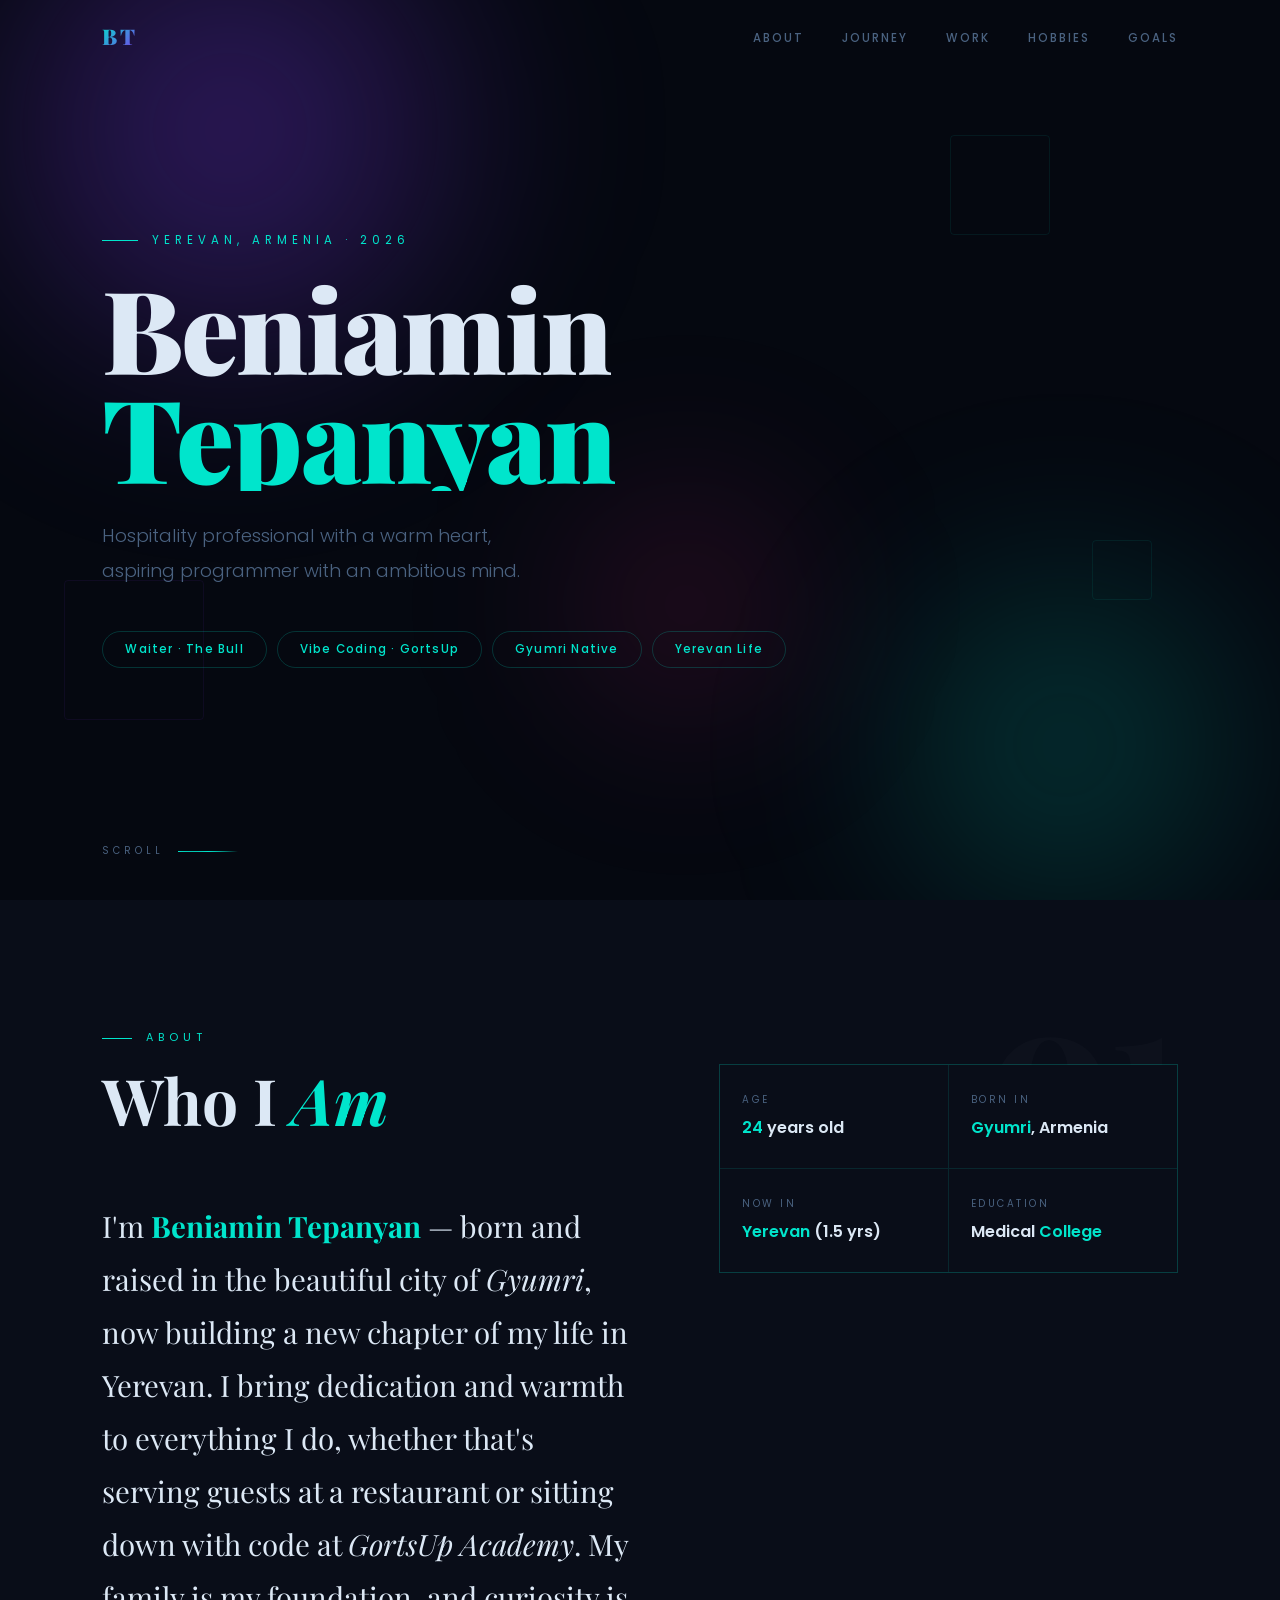
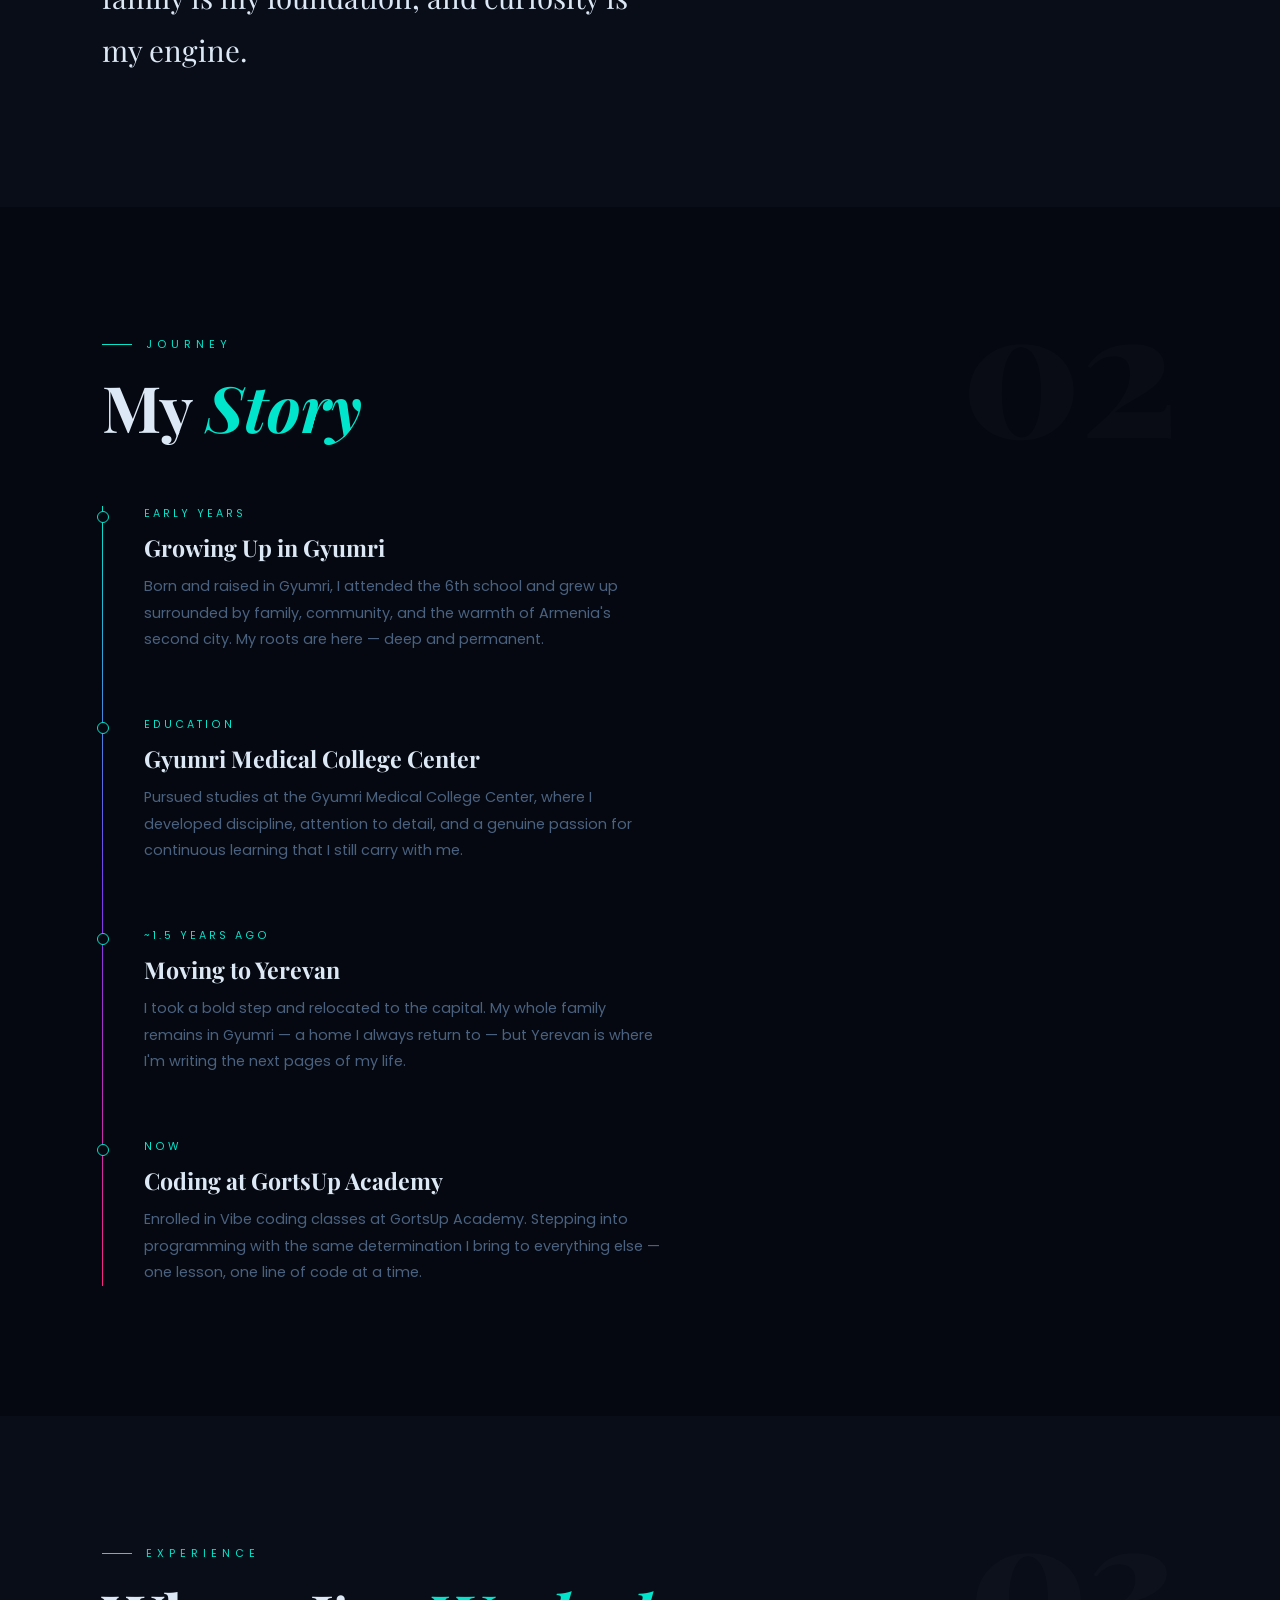
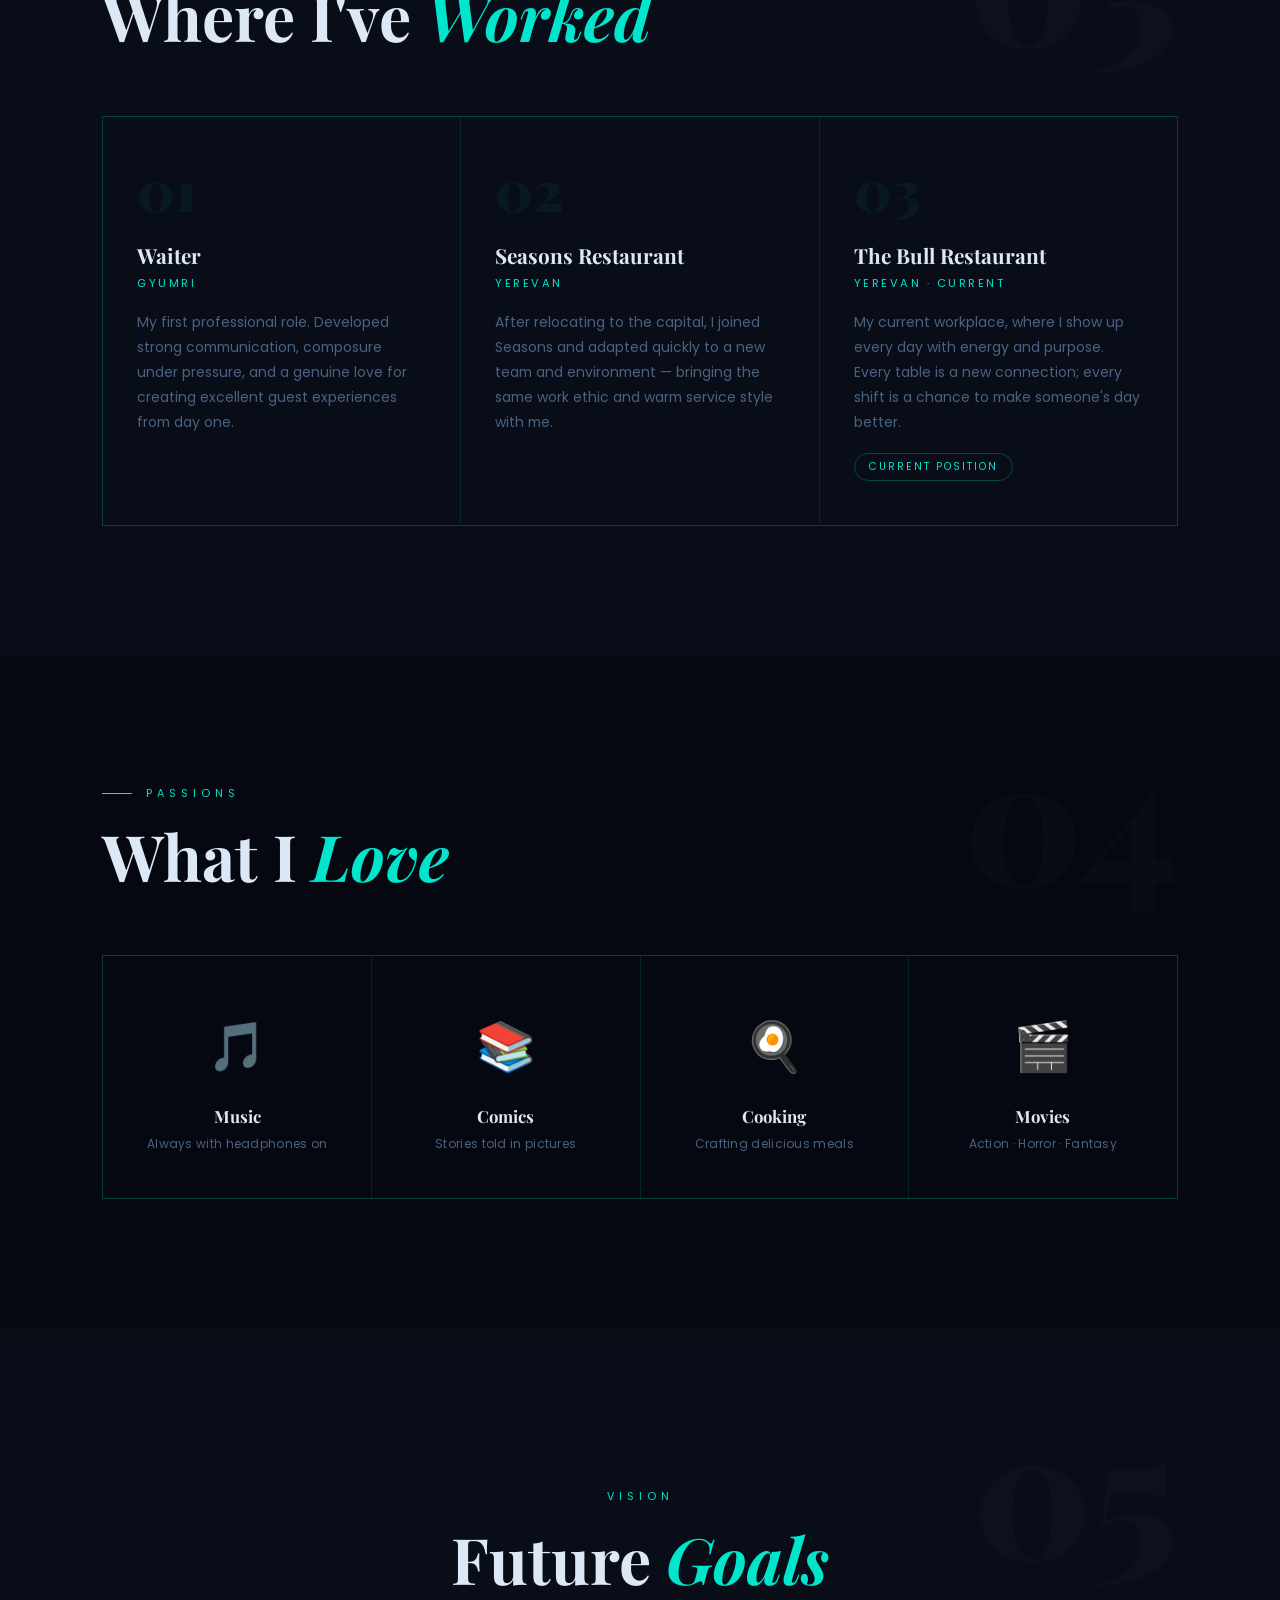
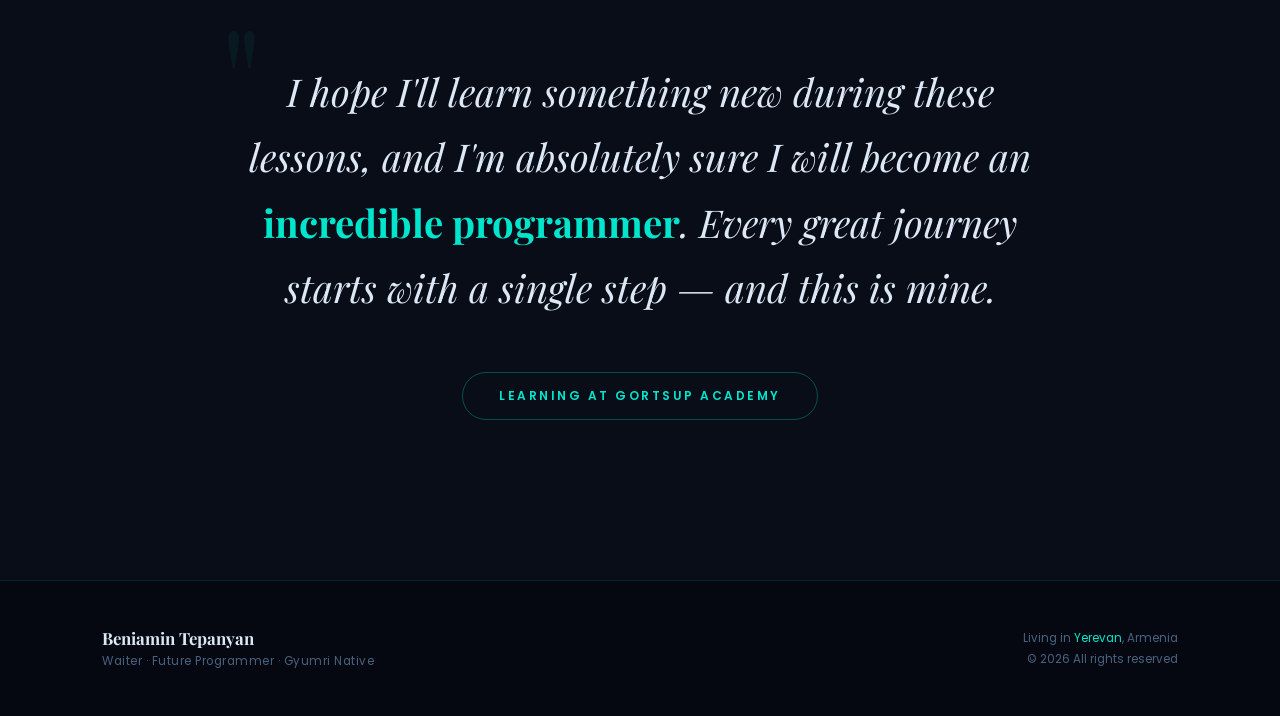
<file: index.html>
<!DOCTYPE html>
<html lang="en">
<head>
  <meta charset="UTF-8" />
  <meta name="viewport" content="width=device-width, initial-scale=1.0" />
  <title>Beniamin Tepanyan</title>
  <link rel="preconnect" href="https://fonts.googleapis.com">
  <link rel="preconnect" href="https://fonts.gstatic.com" crossorigin>
  <link href="https://fonts.googleapis.com/css2?family=Playfair+Display:ital,wght@0,400;0,700;0,900;1,400;1,700&family=Poppins:wght@300;400;500;600&display=swap" rel="stylesheet">

  <style>
    *, *::before, *::after { margin: 0; padding: 0; box-sizing: border-box; }

    :root {
      --bg:     #050810;
      --bg2:    #090d18;
      --bg3:    #0e1422;
      --teal:   #00e5cc;
      --purple: #7c3aed;
      --pink:   #f72585;
      --text:   #dce8f5;
      --muted:  #4a6280;
      --line:   rgba(0,229,204,0.12);
    }

    html { scroll-behavior: smooth; }

    body {
      background: var(--bg);
      color: var(--text);
      font-family: 'Poppins', sans-serif;
      overflow-x: hidden;
    }

    ::-webkit-scrollbar { width: 3px; }
    ::-webkit-scrollbar-track { background: var(--bg); }
    ::-webkit-scrollbar-thumb { background: var(--teal); border-radius: 2px; }

    /* ─── NAV ─── */
    nav {
      position: fixed;
      top: 0; left: 0; right: 0;
      z-index: 100;
      padding: 22px 8%;
      display: flex;
      justify-content: space-between;
      align-items: center;
      transition: background 0.5s, padding 0.4s, border-color 0.5s;
      border-bottom: 1px solid transparent;
    }

    nav.scrolled {
      background: rgba(5, 8, 16, 0.88);
      backdrop-filter: blur(24px);
      -webkit-backdrop-filter: blur(24px);
      border-bottom-color: var(--line);
      padding: 14px 8%;
    }

    .nav-logo {
      font-family: 'Playfair Display', serif;
      font-size: 1.35rem;
      font-weight: 900;
      letter-spacing: 3px;
      background: linear-gradient(135deg, var(--teal), var(--purple));
      -webkit-background-clip: text;
      -webkit-text-fill-color: transparent;
      background-clip: text;
    }

    .nav-links {
      display: flex;
      gap: 38px;
      list-style: none;
    }

    .nav-links a {
      color: var(--muted);
      text-decoration: none;
      font-size: 0.72rem;
      font-weight: 500;
      letter-spacing: 2px;
      text-transform: uppercase;
      transition: color 0.3s;
      position: relative;
    }

    .nav-links a::after {
      content: '';
      position: absolute;
      bottom: -5px; left: 0;
      width: 0; height: 1px;
      background: var(--teal);
      transition: width 0.35s ease;
    }

    .nav-links a:hover { color: var(--teal); }
    .nav-links a:hover::after { width: 100%; }

    /* ─── HERO ─── */
    .hero {
      min-height: 100vh;
      display: flex;
      flex-direction: column;
      justify-content: center;
      padding: 0 8%;
      position: relative;
      overflow: hidden;
    }

    /* Aurora orbs */
    .orb {
      position: absolute;
      border-radius: 50%;
      pointer-events: none;
      filter: blur(80px);
    }

    .orb-1 {
      width: 700px; height: 700px;
      background: radial-gradient(circle, rgba(124,58,237,0.4), transparent 65%);
      top: -220px; left: -120px;
      animation: orb1 14s ease-in-out infinite;
    }

    .orb-2 {
      width: 550px; height: 550px;
      background: radial-gradient(circle, rgba(0,229,204,0.22), transparent 65%);
      bottom: -120px; right: -60px;
      animation: orb2 18s ease-in-out infinite;
    }

    .orb-3 {
      width: 400px; height: 400px;
      background: radial-gradient(circle, rgba(247,37,133,0.18), transparent 60%);
      top: 45%; left: 38%;
      animation: orb3 11s ease-in-out infinite;
    }

    @keyframes orb1 {
      0%,100% { transform: translate(0,0) scale(1); }
      40%      { transform: translate(70px,50px) scale(1.1); }
      70%      { transform: translate(-30px,25px) scale(0.92); }
    }
    @keyframes orb2 {
      0%,100% { transform: translate(0,0); }
      50%     { transform: translate(-55px,-65px) scale(1.18); }
    }
    @keyframes orb3 {
      0%,100% { transform: translate(0,0); }
      50%     { transform: translate(45px,-35px); }
    }

    /* floating geometric shapes */
    .shapes { position: absolute; inset: 0; pointer-events: none; overflow: hidden; }

    .shape {
      position: absolute;
      border: 1px solid rgba(0,229,204,0.08);
      border-radius: 4px;
      animation: shapeSpin linear infinite;
    }

    .shape-1 { width:100px; height:100px; top:15%; right:18%; animation-duration:40s; }
    .shape-2 { width:60px;  height:60px;  top:60%; right:10%; animation-duration:28s; animation-direction:reverse; }
    .shape-3 { width:140px; height:140px; bottom:20%; left:5%; animation-duration:55s; border-color:rgba(124,58,237,0.08); }

    @keyframes shapeSpin {
      from { transform: rotate(0deg); }
      to   { transform: rotate(360deg); }
    }

    /* hero content */
    .hero-inner { position: relative; z-index: 1; }

    .hero-eyebrow {
      font-size: 0.72rem;
      letter-spacing: 5px;
      text-transform: uppercase;
      color: var(--teal);
      margin-bottom: 24px;
      display: flex;
      align-items: center;
      gap: 14px;
      opacity: 0;
      animation: fadeUp 0.8s ease forwards 0.3s;
    }

    .hero-eyebrow::before {
      content: '';
      display: inline-block;
      width: 36px; height: 1px;
      background: var(--teal);
    }

    .hero-name {
      font-family: 'Playfair Display', serif;
      font-size: clamp(3.8rem, 9vw, 8.5rem);
      font-weight: 900;
      line-height: 0.95;
      letter-spacing: -2px;
      margin-bottom: 28px;
    }

    .hero-name .word {
      display: inline-block;
      overflow: hidden;
      vertical-align: top;
      margin-right: 0.22em;
    }

    .hero-name .word-inner {
      display: inline-block;
      opacity: 0;
      transform: translateY(110%);
    }

    .hero-name .word:nth-child(1) .word-inner { animation: wordSlide 1s cubic-bezier(0.16,1,0.3,1) forwards 0.55s; }
    .hero-name .word:nth-child(2) .word-inner { animation: wordSlide 1s cubic-bezier(0.16,1,0.3,1) forwards 0.78s; color: var(--teal); }

    @keyframes wordSlide {
      to { opacity: 1; transform: translateY(0); }
    }

    .hero-sub {
      font-size: clamp(0.95rem, 1.8vw, 1.15rem);
      color: var(--muted);
      font-weight: 300;
      line-height: 1.9;
      max-width: 480px;
      margin-bottom: 42px;
      opacity: 0;
      animation: fadeUp 0.9s ease forwards 1.1s;
    }

    .hero-chips {
      display: flex;
      flex-wrap: wrap;
      gap: 10px;
      opacity: 0;
      animation: fadeUp 0.9s ease forwards 1.35s;
    }

    .chip {
      padding: 9px 22px;
      border: 1px solid rgba(0,229,204,0.2);
      border-radius: 100px;
      font-size: 0.73rem;
      letter-spacing: 1.2px;
      color: var(--teal);
      font-weight: 500;
      transition: background 0.3s, border-color 0.3s;
    }

    .chip:hover {
      background: rgba(0,229,204,0.07);
      border-color: rgba(0,229,204,0.5);
    }

    .scroll-hint {
      position: absolute;
      bottom: 42px; left: 8%;
      display: flex;
      align-items: center;
      gap: 14px;
      opacity: 0;
      animation: fadeIn 1s ease forwards 2s;
      z-index: 1;
    }

    .scroll-hint span {
      font-size: 0.62rem;
      letter-spacing: 4px;
      text-transform: uppercase;
      color: var(--muted);
    }

    .scroll-line-h {
      width: 60px; height: 1px;
      background: linear-gradient(to right, var(--teal), transparent);
      position: relative;
      overflow: hidden;
    }

    .scroll-line-h::after {
      content: '';
      position: absolute;
      inset: 0;
      background: linear-gradient(to right, transparent, var(--teal), transparent);
      animation: scanH 2s linear infinite;
    }

    @keyframes scanH {
      from { transform: translateX(-100%); }
      to   { transform: translateX(200%); }
    }

    @keyframes fadeUp {
      from { opacity: 0; transform: translateY(28px); }
      to   { opacity: 1; transform: translateY(0); }
    }

    @keyframes fadeIn {
      from { opacity: 0; }
      to   { opacity: 1; }
    }

    /* ─── SECTIONS ─── */
    section { padding: 130px 8%; position: relative; }

    .sec-num {
      position: absolute;
      top: 70px; right: 8%;
      font-family: 'Playfair Display', serif;
      font-size: 11rem;
      font-weight: 900;
      color: rgba(255,255,255,0.018);
      line-height: 1;
      pointer-events: none;
      user-select: none;
    }

    .sec-label {
      font-size: 0.68rem;
      letter-spacing: 5px;
      text-transform: uppercase;
      color: var(--teal);
      margin-bottom: 18px;
      display: flex;
      align-items: center;
      gap: 14px;
    }

    .sec-label::before {
      content: '';
      width: 30px; height: 1px;
      background: var(--teal);
      flex-shrink: 0;
    }

    .sec-title {
      font-family: 'Playfair Display', serif;
      font-size: clamp(2.4rem, 5vw, 4rem);
      font-weight: 700;
      line-height: 1.12;
      margin-bottom: 64px;
    }

    .sec-title em {
      font-style: italic;
      color: var(--teal);
    }

    /* ─── REVEAL ─── */
    .rv {
      opacity: 0;
      transform: translateY(44px);
      transition: opacity 0.85s ease, transform 0.85s cubic-bezier(0.16,1,0.3,1);
    }

    .rv.from-left  { transform: translateX(-44px); }
    .rv.from-right { transform: translateX(44px); }
    .rv.scale-in   { transform: scale(0.92); }

    .rv.on { opacity: 1; transform: translate(0,0) scale(1); }

    /* ─── ABOUT ─── */
    #about { background: var(--bg2); }

    .about-grid {
      display: grid;
      grid-template-columns: 1.15fr 1fr;
      gap: 90px;
      align-items: start;
    }

    .about-lead {
      font-family: 'Playfair Display', serif;
      font-size: clamp(1.25rem, 2.3vw, 1.85rem);
      font-weight: 400;
      line-height: 1.8;
      color: var(--text);
    }

    .about-lead strong {
      color: var(--teal);
      font-weight: 700;
    }

    .about-lead em { font-style: italic; }

    .facts {
      display: grid;
      grid-template-columns: 1fr 1fr;
      border: 1px solid var(--line);
      gap: 1px;
      background: var(--line);
      overflow: hidden;
    }

    .fact {
      background: var(--bg2);
      padding: 28px 22px;
      transition: background 0.35s;
      cursor: default;
    }

    .fact:hover { background: var(--bg3); }

    .fact-l {
      font-size: 0.62rem;
      letter-spacing: 2.5px;
      text-transform: uppercase;
      color: var(--muted);
      margin-bottom: 8px;
    }

    .fact-v {
      font-size: 1rem;
      font-weight: 600;
      color: var(--text);
    }

    .fact-v .hi { color: var(--teal); }

    /* ─── JOURNEY ─── */
    #journey { background: var(--bg); }

    .tl {
      position: relative;
      padding-left: 42px;
    }

    .tl-line {
      position: absolute;
      left: 0; top: 0; bottom: 0;
      width: 1px;
      background: var(--line);
      overflow: hidden;
    }

    .tl-line-fill {
      width: 100%;
      height: 0;
      background: linear-gradient(to bottom, var(--teal), var(--purple), var(--pink));
      transition: height 1.8s cubic-bezier(0.16,1,0.3,1);
    }

    .tl-line.animate .tl-line-fill { height: 100%; }

    .tl-entry {
      position: relative;
      padding-bottom: 64px;
    }

    .tl-entry:last-child { padding-bottom: 0; }

    .tl-dot {
      position: absolute;
      left: -47px; top: 5px;
      width: 12px; height: 12px;
      border-radius: 50%;
      background: var(--bg);
      border: 1.5px solid var(--teal);
      transition: background 0.35s, transform 0.35s;
    }

    .tl-entry:hover .tl-dot {
      background: var(--teal);
      transform: scale(1.4);
    }

    .tl-tag {
      font-size: 0.67rem;
      letter-spacing: 3px;
      text-transform: uppercase;
      color: var(--teal);
      margin-bottom: 10px;
    }

    .tl-title {
      font-family: 'Playfair Display', serif;
      font-size: 1.45rem;
      font-weight: 700;
      margin-bottom: 10px;
    }

    .tl-body {
      font-size: 0.9rem;
      color: var(--muted);
      line-height: 1.85;
      max-width: 520px;
    }

    /* ─── WORK ─── */
    #work { background: var(--bg2); }

    .work-grid {
      display: grid;
      grid-template-columns: repeat(3,1fr);
      gap: 1px;
      background: var(--line);
      border: 1px solid var(--line);
      overflow: hidden;
    }

    .work-card {
      background: var(--bg2);
      padding: 44px 34px;
      position: relative;
      overflow: hidden;
      transition: background 0.4s;
    }

    .work-card::before {
      content: '';
      position: absolute;
      left: 0; top: 0; bottom: 0;
      width: 2px;
      background: linear-gradient(to bottom, var(--teal), var(--purple));
      transform: scaleY(0);
      transform-origin: top;
      transition: transform 0.5s ease;
    }

    .work-card:hover { background: var(--bg3); }
    .work-card:hover::before { transform: scaleY(1); }

    .wc-num {
      font-family: 'Playfair Display', serif;
      font-size: 3.5rem;
      font-weight: 900;
      color: rgba(0,229,204,0.06);
      line-height: 1;
      margin-bottom: 24px;
    }

    .wc-title {
      font-family: 'Playfair Display', serif;
      font-size: 1.3rem;
      font-weight: 700;
      margin-bottom: 6px;
    }

    .wc-loc {
      font-size: 0.7rem;
      letter-spacing: 2.5px;
      text-transform: uppercase;
      color: var(--teal);
      margin-bottom: 18px;
    }

    .wc-desc {
      font-size: 0.87rem;
      color: var(--muted);
      line-height: 1.8;
    }

    .badge-current {
      display: inline-block;
      margin-top: 18px;
      padding: 5px 14px;
      border: 1px solid rgba(0,229,204,0.25);
      border-radius: 100px;
      font-size: 0.65rem;
      letter-spacing: 2px;
      text-transform: uppercase;
      color: var(--teal);
    }

    /* ─── HOBBIES ─── */
    #hobbies { background: var(--bg); }

    .hob-grid {
      display: grid;
      grid-template-columns: repeat(4,1fr);
      gap: 1px;
      background: var(--line);
      border: 1px solid var(--line);
      overflow: hidden;
    }

    .hob-card {
      background: var(--bg);
      padding: 55px 28px 45px;
      text-align: center;
      position: relative;
      overflow: hidden;
      cursor: default;
      transition: background 0.4s;
    }

    .hob-card::before {
      content: '';
      position: absolute;
      inset: 0;
      background: radial-gradient(circle at 50% 60%, rgba(0,229,204,0.07), transparent 70%);
      opacity: 0;
      transition: opacity 0.5s;
    }

    .hob-card:hover { background: var(--bg2); }
    .hob-card:hover::before { opacity: 1; }

    .hob-icon {
      font-size: 3rem;
      display: block;
      margin-bottom: 22px;
      transition: transform 0.45s cubic-bezier(0.34,1.56,0.64,1);
    }

    .hob-card:hover .hob-icon { transform: scale(1.25) rotate(6deg); }

    .hob-title {
      font-family: 'Playfair Display', serif;
      font-size: 1.05rem;
      font-weight: 700;
      margin-bottom: 8px;
    }

    .hob-sub {
      font-size: 0.75rem;
      color: var(--muted);
      letter-spacing: 0.3px;
    }

    /* ─── GOALS ─── */
    #goals {
      background: var(--bg2);
      text-align: center;
      padding: 160px 8%;
    }

    #goals .sec-label { justify-content: center; }
    #goals .sec-label::before { display: none; }
    #goals .sec-title { text-align: center; }

    .quote-block {
      position: relative;
      max-width: 820px;
      margin: 0 auto 52px;
    }

    .quote-mark {
      position: absolute;
      top: -55px; left: -10px;
      font-family: 'Playfair Display', serif;
      font-size: 9rem;
      line-height: 1;
      color: rgba(0,229,204,0.06);
      pointer-events: none;
      user-select: none;
    }

    .quote-text {
      font-family: 'Playfair Display', serif;
      font-size: clamp(1.4rem, 3vw, 2.5rem);
      font-style: italic;
      font-weight: 400;
      line-height: 1.7;
      color: var(--text);
    }

    .quote-text strong {
      font-style: normal;
      color: var(--teal);
    }

    .cta-pill {
      display: inline-flex;
      align-items: center;
      gap: 10px;
      padding: 14px 36px;
      border: 1px solid rgba(0,229,204,0.3);
      border-radius: 100px;
      color: var(--teal);
      font-size: 0.75rem;
      letter-spacing: 2.5px;
      text-transform: uppercase;
      font-weight: 600;
      transition: background 0.35s, border-color 0.35s;
      cursor: default;
    }

    .cta-pill:hover {
      background: rgba(0,229,204,0.07);
      border-color: rgba(0,229,204,0.6);
    }

    /* ─── FOOTER ─── */
    footer {
      background: var(--bg);
      border-top: 1px solid var(--line);
      padding: 46px 8%;
      display: flex;
      justify-content: space-between;
      align-items: center;
    }

    .ft-name {
      font-family: 'Playfair Display', serif;
      font-size: 1.05rem;
      font-weight: 700;
      color: var(--text);
    }

    .ft-role {
      font-size: 0.73rem;
      color: var(--muted);
      margin-top: 4px;
      letter-spacing: 0.5px;
    }

    .ft-right {
      text-align: right;
      font-size: 0.73rem;
      color: var(--muted);
      line-height: 1.8;
    }

    .ft-right span { color: var(--teal); }

    /* ─── RESPONSIVE ─── */
    @media (max-width: 900px) {
      nav { padding: 18px 6%; }
      nav.scrolled { padding: 13px 6%; }
      .nav-links { display: none; }
      section { padding: 90px 6%; }
      .about-grid { grid-template-columns: 1fr; gap: 52px; }
      .work-grid { grid-template-columns: 1fr; }
      .hob-grid { grid-template-columns: 1fr 1fr; }
      .sec-num { display: none; }
      footer { flex-direction: column; gap: 14px; text-align: center; }
      .ft-right { text-align: center; }
    }

    @media (max-width: 540px) {
      .hob-grid { grid-template-columns: 1fr; }
      .facts { grid-template-columns: 1fr; }
      .hero { padding: 0 6%; }
    }
  </style>
</head>
<body>

  <!-- ─── NAV ─── -->
  <nav id="nav">
    <div class="nav-logo">BT</div>
    <ul class="nav-links">
      <li><a href="#about">About</a></li>
      <li><a href="#journey">Journey</a></li>
      <li><a href="#work">Work</a></li>
      <li><a href="#hobbies">Hobbies</a></li>
      <li><a href="#goals">Goals</a></li>
    </ul>
  </nav>

  <!-- ─── HERO ─── -->
  <section class="hero" id="home">
    <div class="orb orb-1"></div>
    <div class="orb orb-2"></div>
    <div class="orb orb-3"></div>
    <div class="shapes">
      <div class="shape shape-1"></div>
      <div class="shape shape-2"></div>
      <div class="shape shape-3"></div>
    </div>

    <div class="hero-inner">
      <p class="hero-eyebrow">Yerevan, Armenia · 2026</p>

      <h1 class="hero-name">
        <span class="word"><span class="word-inner">Beniamin</span></span>
        <span class="word"><span class="word-inner">Tepanyan</span></span>
      </h1>

      <p class="hero-sub">
        Hospitality professional with a warm heart,<br>
        aspiring programmer with an ambitious mind.
      </p>

      <div class="hero-chips">
        <span class="chip">Waiter · The Bull</span>
        <span class="chip">Vibe Coding · GortsUp</span>
        <span class="chip">Gyumri Native</span>
        <span class="chip">Yerevan Life</span>
      </div>
    </div>

    <div class="scroll-hint">
      <span>Scroll</span>
      <div class="scroll-line-h"></div>
    </div>
  </section>

  <!-- ─── ABOUT ─── -->
  <section id="about">
    <div class="sec-num">01</div>
    <p class="sec-label rv">About</p>
    <div class="about-grid">
      <div>
        <h2 class="sec-title rv">Who I <em>Am</em></h2>
        <p class="about-lead rv" style="transition-delay:0.1s">
          I'm <strong>Beniamin Tepanyan</strong> — born and raised in the beautiful city of <em>Gyumri</em>,
          now building a new chapter of my life in Yerevan. I bring dedication and warmth to everything I do,
          whether that's serving guests at a restaurant or sitting down with code at
          <em>GortsUp Academy</em>. My family is my foundation, and curiosity is my engine.
        </p>
      </div>

      <div class="facts rv from-right" style="transition-delay:0.2s">
        <div class="fact">
          <p class="fact-l">Age</p>
          <p class="fact-v"><span class="hi">24</span> years old</p>
        </div>
        <div class="fact">
          <p class="fact-l">Born in</p>
          <p class="fact-v"><span class="hi">Gyumri</span>, Armenia</p>
        </div>
        <div class="fact">
          <p class="fact-l">Now in</p>
          <p class="fact-v"><span class="hi">Yerevan</span> (1.5 yrs)</p>
        </div>
        <div class="fact">
          <p class="fact-l">Education</p>
          <p class="fact-v">Medical <span class="hi">College</span></p>
        </div>
      </div>
    </div>
  </section>

  <!-- ─── JOURNEY ─── -->
  <section id="journey">
    <div class="sec-num">02</div>
    <p class="sec-label rv">Journey</p>
    <h2 class="sec-title rv">My <em>Story</em></h2>

    <div class="tl">
      <div class="tl-line" id="tlLine">
        <div class="tl-line-fill"></div>
      </div>

      <div class="tl-entry rv" style="transition-delay:0.05s">
        <div class="tl-dot"></div>
        <p class="tl-tag">Early Years</p>
        <h3 class="tl-title">Growing Up in Gyumri</h3>
        <p class="tl-body">Born and raised in Gyumri, I attended the 6th school and grew up surrounded by family, community, and the warmth of Armenia's second city. My roots are here — deep and permanent.</p>
      </div>

      <div class="tl-entry rv" style="transition-delay:0.15s">
        <div class="tl-dot"></div>
        <p class="tl-tag">Education</p>
        <h3 class="tl-title">Gyumri Medical College Center</h3>
        <p class="tl-body">Pursued studies at the Gyumri Medical College Center, where I developed discipline, attention to detail, and a genuine passion for continuous learning that I still carry with me.</p>
      </div>

      <div class="tl-entry rv" style="transition-delay:0.25s">
        <div class="tl-dot"></div>
        <p class="tl-tag">~1.5 Years Ago</p>
        <h3 class="tl-title">Moving to Yerevan</h3>
        <p class="tl-body">I took a bold step and relocated to the capital. My whole family remains in Gyumri — a home I always return to — but Yerevan is where I'm writing the next pages of my life.</p>
      </div>

      <div class="tl-entry rv" style="transition-delay:0.35s">
        <div class="tl-dot"></div>
        <p class="tl-tag">Now</p>
        <h3 class="tl-title">Coding at GortsUp Academy</h3>
        <p class="tl-body">Enrolled in Vibe coding classes at GortsUp Academy. Stepping into programming with the same determination I bring to everything else — one lesson, one line of code at a time.</p>
      </div>
    </div>
  </section>

  <!-- ─── WORK ─── -->
  <section id="work">
    <div class="sec-num">03</div>
    <p class="sec-label rv">Experience</p>
    <h2 class="sec-title rv">Where I've <em>Worked</em></h2>

    <div class="work-grid">
      <div class="work-card rv" style="transition-delay:0.05s">
        <p class="wc-num">01</p>
        <h3 class="wc-title">Waiter</h3>
        <p class="wc-loc">Gyumri</p>
        <p class="wc-desc">My first professional role. Developed strong communication, composure under pressure, and a genuine love for creating excellent guest experiences from day one.</p>
      </div>

      <div class="work-card rv" style="transition-delay:0.15s">
        <p class="wc-num">02</p>
        <h3 class="wc-title">Seasons Restaurant</h3>
        <p class="wc-loc">Yerevan</p>
        <p class="wc-desc">After relocating to the capital, I joined Seasons and adapted quickly to a new team and environment — bringing the same work ethic and warm service style with me.</p>
      </div>

      <div class="work-card rv" style="transition-delay:0.25s">
        <p class="wc-num">03</p>
        <h3 class="wc-title">The Bull Restaurant</h3>
        <p class="wc-loc">Yerevan · Current</p>
        <p class="wc-desc">My current workplace, where I show up every day with energy and purpose. Every table is a new connection; every shift is a chance to make someone's day better.</p>
        <span class="badge-current">Current Position</span>
      </div>
    </div>
  </section>

  <!-- ─── HOBBIES ─── -->
  <section id="hobbies">
    <div class="sec-num">04</div>
    <p class="sec-label rv">Passions</p>
    <h2 class="sec-title rv">What I <em>Love</em></h2>

    <div class="hob-grid">
      <div class="hob-card rv" style="transition-delay:0.05s">
        <span class="hob-icon">🎵</span>
        <p class="hob-title">Music</p>
        <p class="hob-sub">Always with headphones on</p>
      </div>
      <div class="hob-card rv" style="transition-delay:0.12s">
        <span class="hob-icon">📚</span>
        <p class="hob-title">Comics</p>
        <p class="hob-sub">Stories told in pictures</p>
      </div>
      <div class="hob-card rv" style="transition-delay:0.19s">
        <span class="hob-icon">🍳</span>
        <p class="hob-title">Cooking</p>
        <p class="hob-sub">Crafting delicious meals</p>
      </div>
      <div class="hob-card rv" style="transition-delay:0.26s">
        <span class="hob-icon">🎬</span>
        <p class="hob-title">Movies</p>
        <p class="hob-sub">Action · Horror · Fantasy</p>
      </div>
    </div>
  </section>

  <!-- ─── GOALS ─── -->
  <section id="goals">
    <div class="sec-num">05</div>
    <p class="sec-label rv">Vision</p>
    <h2 class="sec-title rv">Future <em>Goals</em></h2>

    <div class="quote-block rv" style="transition-delay:0.1s">
      <span class="quote-mark">"</span>
      <p class="quote-text">
        I hope I'll learn something new during these lessons, and I'm absolutely sure
        I will become an <strong>incredible programmer</strong>.
        Every great journey starts with a single step — and this is mine.
      </p>
    </div>

    <div class="rv" style="transition-delay:0.2s">
      <div class="cta-pill">Learning at GortsUp Academy</div>
    </div>
  </section>

  <!-- ─── FOOTER ─── -->
  <footer>
    <div>
      <p class="ft-name">Beniamin Tepanyan</p>
      <p class="ft-role">Waiter · Future Programmer · Gyumri Native</p>
    </div>
    <div class="ft-right">
      <p>Living in <span>Yerevan</span>, Armenia</p>
      <p>© 2026 All rights reserved</p>
    </div>
  </footer>

  <script>
    // Nav scroll
    const nav = document.getElementById('nav');
    window.addEventListener('scroll', () => {
      nav.classList.toggle('scrolled', window.scrollY > 60);
    }, { passive: true });

    // Scroll reveal
    const rvEls = document.querySelectorAll('.rv');
    const rvObs = new IntersectionObserver((entries) => {
      entries.forEach(e => {
        if (e.isIntersecting) {
          e.target.classList.add('on');
          rvObs.unobserve(e.target);
        }
      });
    }, { threshold: 0.1, rootMargin: '0px 0px -50px 0px' });

    rvEls.forEach(el => rvObs.observe(el));

    // Timeline line draw
    const tlLine = document.getElementById('tlLine');
    const tlObs = new IntersectionObserver((entries) => {
      entries.forEach(e => {
        if (e.isIntersecting) {
          tlLine.classList.add('animate');
          tlObs.unobserve(e.target);
        }
      });
    }, { threshold: 0.05 });

    tlObs.observe(document.querySelector('.tl'));
  </script>

</body>
</html>
</file>
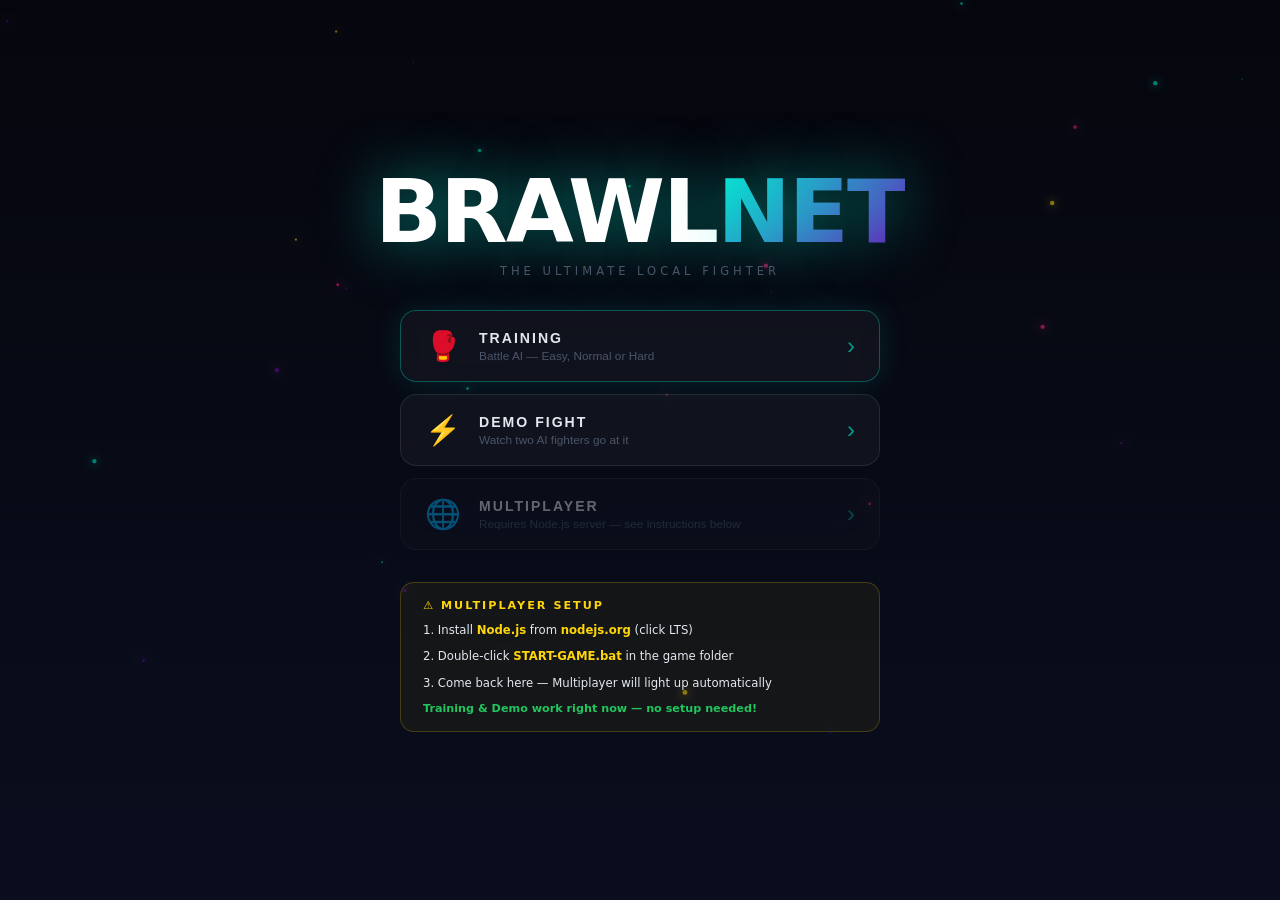
<file: game/public/index.html>
<!DOCTYPE html>
<html lang="en">
<head>
  <meta charset="UTF-8"/>
  <meta name="viewport" content="width=device-width, initial-scale=1.0"/>
  <title>BrawlNet — Fighting Game</title>
  <link rel="stylesheet" href="style.css"/>
</head>
<body>

<!-- ████  MAIN MENU  ████ -->
<div id="screen-menu" class="screen active">
  <canvas id="menu-bg"></canvas>
  <div class="menu-overlay">
    <header class="menu-header">
      <h1 class="logo">BRAWL<span>NET</span></h1>
      <p class="logo-sub">The Ultimate Local Fighter</p>
    </header>

    <nav class="menu-modes">
      <button class="mode-btn accent" id="btn-training">
        <span class="mode-icon">🥊</span>
        <span class="mode-body">
          <span class="mode-title">TRAINING</span>
          <span class="mode-desc">Battle AI — Easy, Normal or Hard</span>
        </span>
        <span class="mode-arrow">›</span>
      </button>
      <button class="mode-btn" id="btn-demo">
        <span class="mode-icon">⚡</span>
        <span class="mode-body">
          <span class="mode-title">DEMO FIGHT</span>
          <span class="mode-desc">Watch two AI fighters go at it</span>
        </span>
        <span class="mode-arrow">›</span>
      </button>
      <button class="mode-btn dim" id="btn-multiplayer">
        <span class="mode-icon">🌐</span>
        <span class="mode-body">
          <span class="mode-title">MULTIPLAYER</span>
          <span class="mode-desc">Requires Node.js server — see instructions below</span>
        </span>
        <span class="mode-arrow">›</span>
      </button>
    </nav>

    <div class="server-info-box" id="server-info-box">
      <p class="sib-title">⚠ Multiplayer Setup</p>
      <p class="sib-step">1. Install <strong>Node.js</strong> from <strong>nodejs.org</strong> (click LTS)</p>
      <p class="sib-step">2. Double-click <strong>START-GAME.bat</strong> in the game folder</p>
      <p class="sib-step">3. Come back here — Multiplayer will light up automatically</p>
      <p class="sib-note">Training &amp; Demo work right now — no setup needed!</p>
    </div>
  </div>
</div>

<!-- ████  CHARACTER SELECT  ████ -->
<div id="screen-char" class="screen">
  <div class="char-bg-glow"></div>
  <div class="char-wrap">
    <h2 class="screen-title">CHOOSE YOUR FIGHTER</h2>
    <div class="char-cards" id="char-cards"></div>
    <div class="char-bottom">
      <div class="cust-group">
        <label class="cust-label">FIGHTER NAME</label>
        <input id="char-name" class="name-input" type="text"
               placeholder="Your name…" maxlength="16" autocomplete="off"/>
      </div>
      <div class="cust-group">
        <label class="cust-label">COLOR</label>
        <div id="color-palette" class="color-palette"></div>
      </div>
    </div>
    <div class="char-actions">
      <button class="btn-ghost" id="char-back">← BACK</button>
      <button class="btn-primary-lg" id="char-continue">READY →</button>
    </div>
  </div>
</div>

<!-- ████  DIFFICULTY SELECT  ████ -->
<div id="screen-diff" class="screen">
  <div class="diff-wrap">
    <h2 class="screen-title">SELECT DIFFICULTY</h2>
    <p class="screen-sub">How hard should the AI fight?</p>
    <div class="diff-cards">
      <button class="diff-card" data-diff="easy">
        <div class="diff-pip easy"></div>
        <h3>EASY</h3>
        <p>Slow reactions, random movement. Great for learning the basics.</p>
        <ul><li>Low reaction speed</li><li>Random patterns</li><li>Rarely attacks</li></ul>
      </button>
      <button class="diff-card" data-diff="normal">
        <div class="diff-pip normal"></div>
        <h3>NORMAL</h3>
        <p>Tracks and chases. Will attack when in range. A fair challenge.</p>
        <ul><li>Moderate reactions</li><li>Pursues target</li><li>Occasional jumps</li></ul>
      </button>
      <button class="diff-card" data-diff="hard">
        <div class="diff-pip hard"></div>
        <h3>HARD</h3>
        <p>Dodges attacks, applies pressure, relentless combos. Brutal.</p>
        <ul><li>Fast reflexes</li><li>Reads &amp; counters</li><li>Corner pressure</li></ul>
      </button>
    </div>
    <button class="btn-ghost" id="diff-back">← BACK</button>
  </div>
</div>

<!-- ████  MULTIPLAYER LOBBY  ████ -->
<div id="screen-lobby" class="screen">
  <div class="lobby-bg">
    <div class="orb orb-a"></div><div class="orb orb-b"></div><div class="orb orb-c"></div>
  </div>
  <div class="lobby-wrap">
    <div class="lobby-top">
      <button class="btn-ghost-sm" id="lobby-back">← MENU</button>
      <h2 class="lobby-title">MULTIPLAYER</h2>
    </div>
    <div class="net-card">
      <span class="net-card-icon">📡</span>
      <div>
        <p class="net-card-label">Share this address with players on the same WiFi</p>
        <p class="net-card-addr" id="net-addr">Connecting to server…</p>
        <p class="net-card-hint">Everyone opens this URL in their browser</p>
      </div>
    </div>
    <div class="players-panel">
      <div class="panel-header">
        <span class="panel-title">Fighters Ready</span>
        <span class="panel-count" id="panel-count">0 / 8</span>
      </div>
      <div id="player-slots" class="player-slots">
        <p class="empty-hint">Waiting for players…</p>
      </div>
    </div>
    <button id="btn-start" class="btn-start" disabled>Need at least 2 players to start</button>
    <div class="controls-ref">
      <div class="ctrl"><kbd>← → / A D</kbd> Move</div>
      <div class="ctrl"><kbd>↑ / W / Space</kbd> Jump</div>
      <div class="ctrl"><kbd>Z / J</kbd> Attack</div>
    </div>
  </div>
</div>

<!-- ████  GAME CANVAS  ████ -->
<div id="screen-game" class="screen">
  <canvas id="c" width="1200" height="600"></canvas>
  <div id="mode-ribbon" class="mode-ribbon hidden"></div>
  <button id="btn-exit" class="btn-exit hidden">✕ EXIT</button>
  <div id="overlay-msg" class="overlay-msg hidden"><span id="overlay-text"></span></div>
  <div id="overlay-end" class="overlay-end hidden">
    <div class="end-box">
      <h2 id="end-title">Round Over</h2>
      <div id="end-scores"></div>
      <p id="end-hint" class="end-hint">Next round starting…</p>
    </div>
  </div>
</div>

<script src="game.js"></script>
</body>
</html>
</file>
<file: game/public/style.css>
*, *::before, *::after { margin:0; padding:0; box-sizing:border-box; }

:root {
  --bg:     #07080e;
  --bg2:    #0c0f1c;
  --cyan:   #00f5d4;
  --pink:   #f72585;
  --purple: #7209b7;
  --yellow: #ffd60a;
  --red:    #ef233c;
  --text:   #e2e8f0;
  --muted:  #4a5568;
  --glass:  rgba(255,255,255,0.04);
  --border: rgba(255,255,255,0.09);
}

html, body { width:100%; height:100%; background:var(--bg); color:var(--text);
  font-family:'Segoe UI', system-ui, sans-serif; overflow:hidden; }

/* ── SCREENS ─────────────────────────────────────── */
.screen { position:fixed; inset:0; display:none; align-items:center; justify-content:center; }
.screen.active { display:flex; }

/* ══════════════════════════════════════════════════
   MAIN MENU
══════════════════════════════════════════════════ */
#menu-bg {
  position:absolute; inset:0; width:100%; height:100%;
  pointer-events:none;
}
.menu-overlay {
  position:relative; z-index:1;
  display:flex; flex-direction:column; align-items:center;
  gap:32px; padding:40px 20px;
}

/* Logo */
.logo {
  font-size:clamp(3rem,9vw,5.5rem); font-weight:900;
  letter-spacing:-2px; line-height:1; color:#fff;
  text-shadow: 0 0 60px rgba(0,245,212,0.5);
}
.logo span {
  background:linear-gradient(135deg,var(--cyan),var(--purple));
  -webkit-background-clip:text; -webkit-text-fill-color:transparent; background-clip:text;
}
.logo-sub {
  font-size:.72rem; letter-spacing:4px; text-transform:uppercase;
  color:var(--muted); margin-top:8px; text-align:center;
}
.menu-header { text-align:center; }

/* Mode buttons */
.menu-modes { display:flex; flex-direction:column; gap:12px; width:min(480px,92vw); }

.mode-btn {
  display:flex; align-items:center; gap:18px;
  padding:18px 24px;
  background:var(--glass); border:1px solid var(--border);
  border-radius:16px; color:var(--text);
  cursor:pointer; text-align:left;
  backdrop-filter:blur(12px);
  transition:all .25s;
}
.mode-btn:hover { border-color:var(--cyan); background:rgba(0,245,212,.06); transform:translateX(6px); }
.mode-btn.accent { border-color:rgba(0,245,212,.3); box-shadow:0 0 30px rgba(0,245,212,.12); }
.mode-icon { font-size:1.8rem; flex-shrink:0; }
.mode-body { display:flex; flex-direction:column; flex:1; gap:3px; }
.mode-title { font-size:.88rem; font-weight:800; letter-spacing:2px; }
.mode-desc  { font-size:.74rem; color:var(--muted); }
.mode-arrow { font-size:1.5rem; color:var(--cyan); opacity:.6; }
.mode-btn.dim { opacity:0.42; }
.mode-btn.dim:hover { border-color:rgba(255,255,255,.12); background:rgba(255,255,255,.02); transform:none; }

/* Network info */
.menu-net { display:flex; align-items:center; gap:10px; font-size:.75rem; color:var(--muted); }
.net-dot {
  width:8px; height:8px; border-radius:50%; background:var(--cyan);
  box-shadow:0 0 8px var(--cyan); flex-shrink:0;
  animation:netPulse 2s ease-in-out infinite;
}
@keyframes netPulse { 0%,100%{opacity:1}50%{opacity:.3} }

/* ══════════════════════════════════════════════════
   CHARACTER SELECT
══════════════════════════════════════════════════ */
.char-bg-glow {
  position:absolute; inset:0; pointer-events:none;
  background:
    radial-gradient(ellipse at 20% 50%, rgba(114,9,183,.25) 0%, transparent 55%),
    radial-gradient(ellipse at 80% 50%, rgba(0,245,212,.12) 0%, transparent 55%);
}
.char-wrap {
  position:relative; z-index:1; width:min(1000px,96vw);
  display:flex; flex-direction:column; gap:28px; align-items:center;
}

/* Title */
.screen-title {
  font-size:clamp(1.4rem,4vw,2.4rem); font-weight:900; letter-spacing:4px;
  text-transform:uppercase;
  background:linear-gradient(135deg,#fff,rgba(255,255,255,.5));
  -webkit-background-clip:text; -webkit-text-fill-color:transparent; background-clip:text;
}
.screen-sub { font-size:.8rem; color:var(--muted); letter-spacing:2px; text-transform:uppercase; margin-top:-16px; }

/* Character cards */
.char-cards { display:grid; grid-template-columns:repeat(4,1fr); gap:14px; width:100%; }

.char-card {
  background:var(--glass); border:2px solid var(--border);
  border-radius:18px; padding:20px 16px;
  cursor:pointer; text-align:center;
  transition:all .28s; position:relative; overflow:hidden;
}
.char-card:hover  { transform:translateY(-4px); border-color:rgba(255,255,255,.25); }
.char-card.active { border-color:var(--card-color,var(--cyan)); box-shadow:0 0 40px rgba(0,0,0,.4),inset 0 0 30px rgba(255,255,255,.03); }
.char-card.active::after {
  content:'✓'; position:absolute; top:10px; right:14px;
  font-size:.75rem; font-weight:900;
  color:var(--card-color,var(--cyan));
}
.char-preview {
  width:100%; height:140px; margin-bottom:12px;
  border-radius:10px; display:block;
  background:rgba(255,255,255,.02);
}
.char-class-name {
  font-size:.85rem; font-weight:900; letter-spacing:3px;
  text-transform:uppercase; margin-bottom:6px;
  color:var(--card-color,#fff);
}
.char-desc { font-size:.7rem; color:var(--muted); line-height:1.6; margin-bottom:12px; min-height:40px; }

/* Stats bars */
.char-stats { display:flex; flex-direction:column; gap:5px; }
.stat-row { display:flex; align-items:center; gap:7px; }
.stat-label { font-size:.6rem; letter-spacing:1px; text-transform:uppercase; color:var(--muted); width:46px; text-align:right; }
.stat-bar { flex:1; height:5px; background:rgba(255,255,255,.08); border-radius:3px; overflow:hidden; }
.stat-fill { height:100%; border-radius:3px; background:var(--card-color,var(--cyan)); transition:width .4s; }

/* Customization row */
.char-bottom { display:flex; gap:24px; width:100%; flex-wrap:wrap; }
.cust-group { display:flex; flex-direction:column; gap:8px; flex:1; min-width:200px; }
.cust-label { font-size:.65rem; letter-spacing:2.5px; text-transform:uppercase; color:var(--muted); }
.name-input {
  background:var(--glass); border:1px solid var(--border);
  border-radius:10px; padding:12px 16px;
  color:var(--text); font-size:.9rem; outline:none;
  transition:border-color .25s, box-shadow .25s;
}
.name-input::placeholder { color:var(--muted); }
.name-input:focus { border-color:var(--cyan); box-shadow:0 0 0 3px rgba(0,245,212,.1); }

.color-palette { display:flex; gap:8px; flex-wrap:wrap; align-items:center; }
.color-swatch {
  width:28px; height:28px; border-radius:50%; cursor:pointer;
  border:2px solid transparent;
  transition:transform .2s, border-color .2s;
  box-shadow:0 0 0 0 transparent;
}
.color-swatch:hover { transform:scale(1.2); }
.color-swatch.active { border-color:#fff; box-shadow:0 0 12px var(--swatch-color,#fff); transform:scale(1.15); }
.color-custom { appearance:none; width:28px; height:28px; border-radius:50%; cursor:pointer; border:2px solid var(--border); padding:0; overflow:hidden; }

/* Actions */
.char-actions { display:flex; gap:14px; width:100%; justify-content:space-between; }
.btn-ghost {
  padding:12px 24px; background:transparent;
  border:1px solid var(--border); border-radius:10px;
  color:var(--muted); font-size:.8rem; letter-spacing:2px;
  cursor:pointer; transition:all .25s;
}
.btn-ghost:hover { border-color:var(--cyan); color:var(--cyan); }
.btn-primary-lg {
  flex:1; padding:14px 28px;
  background:linear-gradient(135deg,var(--cyan),var(--purple));
  border:none; border-radius:10px; color:#fff;
  font-weight:900; font-size:.88rem; letter-spacing:3px; text-transform:uppercase;
  cursor:pointer; transition:opacity .2s,transform .15s;
}
.btn-primary-lg:hover { opacity:.88; transform:translateY(-2px); }

/* ══════════════════════════════════════════════════
   DIFFICULTY SELECT
══════════════════════════════════════════════════ */
.diff-wrap {
  display:flex; flex-direction:column; align-items:center;
  gap:28px; width:min(900px,96vw);
}
.diff-cards { display:grid; grid-template-columns:repeat(3,1fr); gap:16px; width:100%; }

.diff-card {
  background:var(--glass); border:2px solid var(--border);
  border-radius:20px; padding:28px 24px;
  cursor:pointer; text-align:left;
  transition:all .28s;
  display:flex; flex-direction:column; gap:10px;
}
.diff-card:hover { transform:translateY(-6px); border-color:rgba(255,255,255,.3); }
.diff-pip { width:14px; height:14px; border-radius:50%; margin-bottom:6px; box-shadow:0 0 12px currentColor; }
.diff-pip.easy   { background:#22c55e; color:#22c55e; }
.diff-pip.normal { background:#fbbf24; color:#fbbf24; }
.diff-pip.hard   { background:#ef4444; color:#ef4444; }
.diff-card[data-diff="easy"]:hover   { border-color:#22c55e; box-shadow:0 0 30px rgba(34,197,94,.15); }
.diff-card[data-diff="normal"]:hover { border-color:#fbbf24; box-shadow:0 0 30px rgba(251,191,36,.15); }
.diff-card[data-diff="hard"]:hover   { border-color:#ef4444; box-shadow:0 0 30px rgba(239,68,68,.2); }
.diff-card h3 { font-size:1.1rem; font-weight:900; letter-spacing:3px; text-transform:uppercase; }
.diff-card p  { font-size:.78rem; color:var(--muted); line-height:1.7; }
.diff-card ul { padding-left:16px; display:flex; flex-direction:column; gap:4px; }
.diff-card li { font-size:.72rem; color:var(--muted); }

/* ══════════════════════════════════════════════════
   MULTIPLAYER LOBBY
══════════════════════════════════════════════════ */
.lobby-bg { position:absolute; inset:0; pointer-events:none; overflow:hidden; }
.orb { position:absolute; border-radius:50%; filter:blur(90px); }
.orb-a { width:600px;height:600px; background:radial-gradient(circle,rgba(114,9,183,.35),transparent 65%); top:-200px;left:-150px; animation:d1 16s ease-in-out infinite; }
.orb-b { width:500px;height:500px; background:radial-gradient(circle,rgba(0,245,212,.18),transparent 65%); bottom:-150px;right:-100px; animation:d2 20s ease-in-out infinite; }
.orb-c { width:350px;height:350px; background:radial-gradient(circle,rgba(247,37,133,.2),transparent 60%); top:40%;left:40%; animation:d3 12s ease-in-out infinite; }
@keyframes d1{0%,100%{transform:translate(0,0)}50%{transform:translate(60px,50px)}}
@keyframes d2{0%,100%{transform:translate(0,0)}50%{transform:translate(-50px,-60px)}}
@keyframes d3{0%,100%{transform:translate(0,0)}50%{transform:translate(40px,-30px)}}

.lobby-wrap { position:relative;z-index:1; width:min(540px,96vw); display:flex;flex-direction:column;gap:18px; }
.lobby-top { display:flex; align-items:center; gap:16px; }
.lobby-title { font-size:1rem; font-weight:900; letter-spacing:4px; text-transform:uppercase; }
.btn-ghost-sm { padding:8px 16px; background:transparent; border:1px solid var(--border); border-radius:8px; color:var(--muted); font-size:.72rem; letter-spacing:1.5px; cursor:pointer; transition:all .25s; white-space:nowrap; }
.btn-ghost-sm:hover { border-color:var(--cyan); color:var(--cyan); }

/* Network card */
.net-card { display:flex;align-items:center;gap:16px; background:var(--glass); border:1px solid rgba(0,245,212,.25); border-radius:14px; padding:16px 20px; backdrop-filter:blur(16px); }
.net-card-icon { font-size:1.8rem; flex-shrink:0; }
.net-card-label { font-size:.63rem; letter-spacing:2px; text-transform:uppercase; color:var(--cyan); margin-bottom:4px; }
.net-card-addr  { font-size:1.05rem; font-weight:800; color:#fff; word-break:break-all; text-shadow:0 0 18px var(--cyan); }
.net-card-hint  { font-size:.68rem; color:var(--muted); margin-top:3px; }

/* Players panel */
.players-panel { background:var(--glass); border:1px solid var(--border); border-radius:14px; overflow:hidden; backdrop-filter:blur(12px); }
.panel-header { display:flex;justify-content:space-between;align-items:center; padding:12px 18px; border-bottom:1px solid var(--border); }
.panel-title  { font-size:.68rem; letter-spacing:2px; text-transform:uppercase; color:var(--muted); }
.panel-count  { font-size:.8rem; font-weight:800; color:var(--cyan); }
.player-slots { padding:10px 12px; display:flex;flex-direction:column;gap:7px; min-height:46px; }
.empty-hint   { font-size:.78rem; color:var(--muted); text-align:center; padding:8px; }

.player-slot  { display:flex;align-items:center;gap:12px; padding:9px 12px; border-radius:8px; background:rgba(255,255,255,.03); border:1px solid var(--border); animation:slotIn .3s ease; }
@keyframes slotIn { from{opacity:0;transform:translateX(-10px)} to{opacity:1;transform:none} }
.slot-dot   { width:11px;height:11px;border-radius:50%;flex-shrink:0; }
.slot-name  { flex:1; font-size:.88rem; font-weight:600; }
.slot-class { font-size:.62rem; letter-spacing:1.5px; text-transform:uppercase; color:var(--muted); }
.slot-you   { font-size:.62rem; letter-spacing:1.5px; text-transform:uppercase; color:var(--yellow); margin-left:auto; }
.slot-ready { font-size:.62rem; letter-spacing:1.5px; text-transform:uppercase; color:var(--cyan);   margin-left:auto; }

/* Start button */
.btn-start { width:100%; padding:16px; border:2px solid var(--border); border-radius:12px; background:transparent; color:var(--muted); font-weight:800;font-size:.82rem;letter-spacing:2px;text-transform:uppercase; cursor:not-allowed; transition:all .3s; }
.btn-start.ready { border-color:var(--cyan); color:var(--cyan); cursor:pointer; background:rgba(0,245,212,.05); box-shadow:0 0 30px rgba(0,245,212,.14); }
.btn-start.ready:hover { background:rgba(0,245,212,.11); box-shadow:0 0 50px rgba(0,245,212,.28); transform:translateY(-2px); }

/* Controls ref */
.controls-ref { display:flex;gap:16px;justify-content:center;flex-wrap:wrap; }
.ctrl { display:flex;align-items:center;gap:8px;font-size:.7rem;color:var(--muted); }
kbd { background:var(--glass);border:1px solid var(--border);border-radius:5px;padding:2px 7px;font-size:.68rem;font-family:monospace;color:var(--text); }

/* ══════════════════════════════════════════════════
   GAME CANVAS
══════════════════════════════════════════════════ */
#screen-game { background:#000; }
#c { display:block; max-width:100vw; max-height:100vh; width:auto; height:auto; object-fit:contain; }

/* Mode ribbon */
.mode-ribbon { position:absolute; top:10px; left:50%; transform:translateX(-50%); padding:5px 18px; border-radius:100px; font-size:.65rem; font-weight:800; letter-spacing:3px; text-transform:uppercase; background:rgba(0,0,0,.65); border:1px solid rgba(255,255,255,.12); color:var(--cyan); backdrop-filter:blur(8px); pointer-events:none; }
.mode-ribbon.hidden { display:none; }

/* Exit button */
.btn-exit { position:absolute; top:10px; right:14px; padding:6px 14px; background:rgba(0,0,0,.65); border:1px solid rgba(255,255,255,.12); border-radius:8px; color:var(--muted); font-size:.7rem; cursor:pointer; backdrop-filter:blur(8px); transition:all .2s; }
.btn-exit:hover { border-color:var(--red); color:var(--red); }
.btn-exit.hidden { display:none; }

/* ── Overlays ── */
.overlay-msg { position:absolute;inset:0; display:flex;align-items:center;justify-content:center; pointer-events:none; z-index:10; }
.overlay-msg.hidden { display:none; }
#overlay-text {
  font-size:clamp(3.5rem,10vw,8rem); font-weight:900; letter-spacing:-2px; color:#fff;
  text-shadow: 0 0 30px var(--cyan), 0 0 80px var(--cyan), 0 0 180px rgba(0,245,212,.35);
  animation:popIn .4s cubic-bezier(.34,1.56,.64,1);
}
@keyframes popIn { from{transform:scale(.4);opacity:0} to{transform:scale(1);opacity:1} }

.overlay-end { position:absolute;inset:0; display:flex;align-items:center;justify-content:center; background:rgba(7,8,14,.82); backdrop-filter:blur(10px); z-index:10; }
.overlay-end.hidden { display:none; }
.end-box { background:var(--glass); border:1px solid var(--border); border-radius:24px; padding:36px 48px; text-align:center; min-width:320px; animation:popIn .4s cubic-bezier(.34,1.56,.64,1); }
#end-title { font-size:1.9rem; font-weight:900; margin-bottom:20px; background:linear-gradient(135deg,var(--cyan),var(--purple)); -webkit-background-clip:text;-webkit-text-fill-color:transparent;background-clip:text; }
#end-scores { display:flex;flex-direction:column;gap:9px;margin-bottom:18px; }
.end-row { display:flex;align-items:center;gap:12px;padding:9px 14px;background:rgba(255,255,255,.04);border-radius:9px; }
.end-rank { font-size:1rem;font-weight:900;width:26px; }
.end-dot  { width:11px;height:11px;border-radius:50%; }
.end-name { flex:1;font-weight:600;text-align:left; }
.end-kills{ font-weight:800;color:var(--yellow); }
.end-hint { font-size:.72rem;color:var(--muted);letter-spacing:1px; }

/* ── Server info box ── */
.server-info-box {
  width:min(480px,92vw);
  background:rgba(255,214,10,.05);
  border:1px solid rgba(255,214,10,.2);
  border-radius:14px;
  padding:16px 22px;
  display:flex; flex-direction:column; gap:7px;
}
.sib-title { font-size:.7rem; font-weight:900; letter-spacing:2px; color:var(--yellow); text-transform:uppercase; margin-bottom:2px; }
.sib-step  { font-size:.73rem; color:var(--text); line-height:1.65; }
.sib-step strong { color:var(--yellow); }
.sib-note  { font-size:.7rem; color:#22c55e; margin-top:2px; font-weight:700; }

/* ── Responsive ── */
@media(max-width:700px){
  .char-cards{ grid-template-columns:repeat(2,1fr); }
  .diff-cards{ grid-template-columns:1fr; }
  .char-bottom{ flex-direction:column; }
}
@media(max-width:420px){
  .char-cards{ grid-template-columns:1fr 1fr; }
}
</file>
